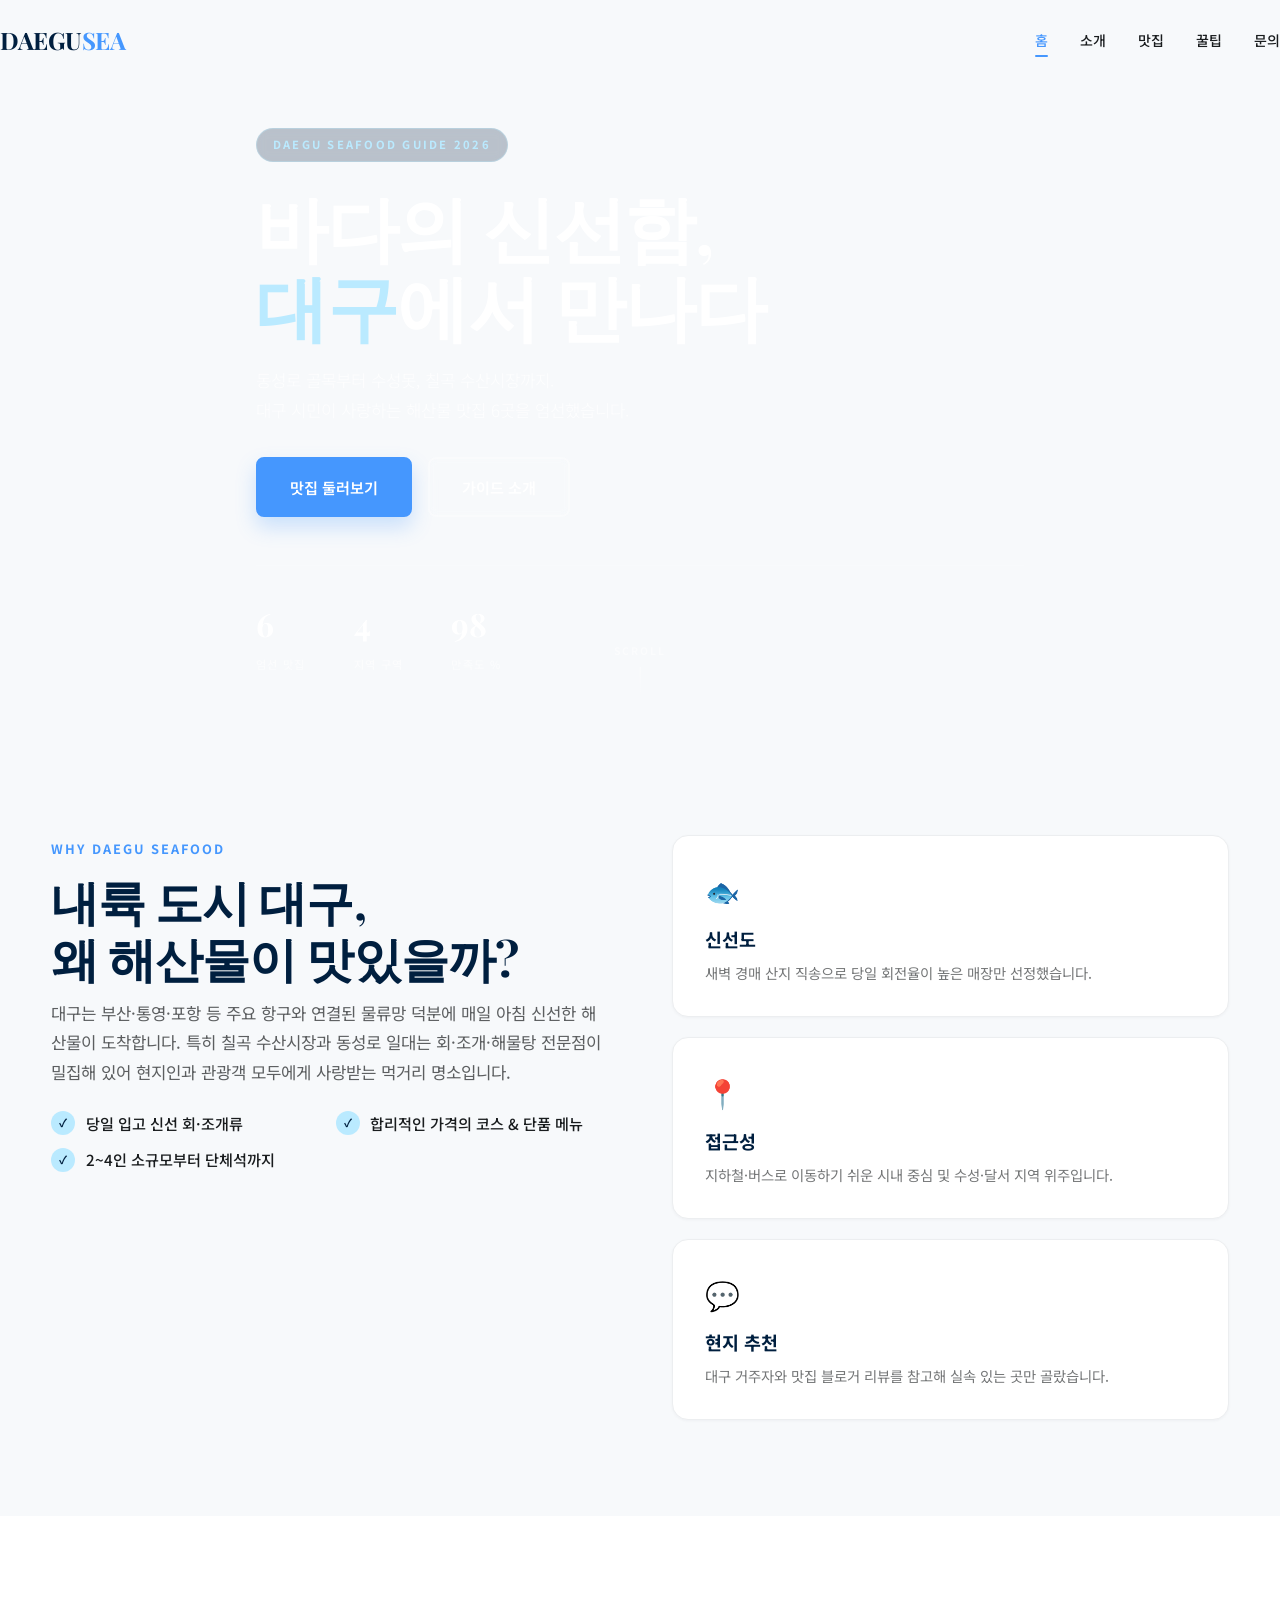
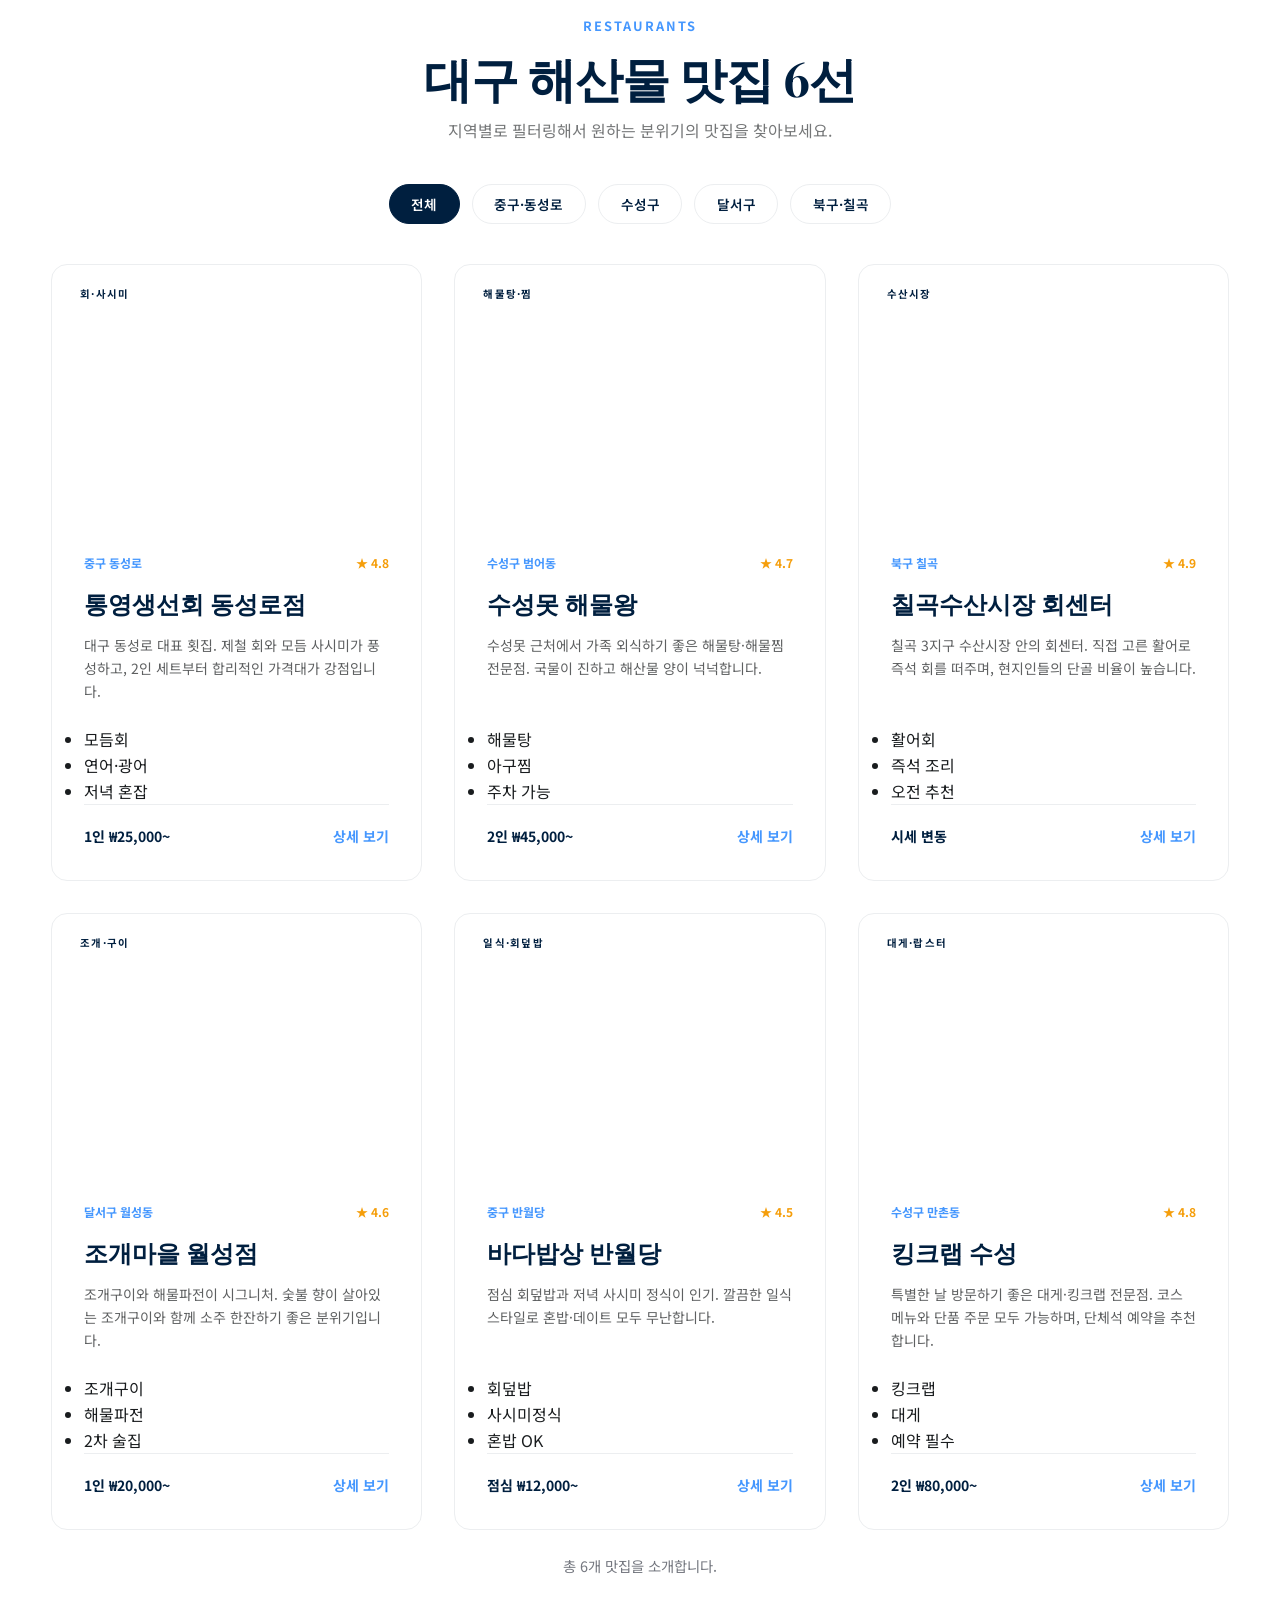
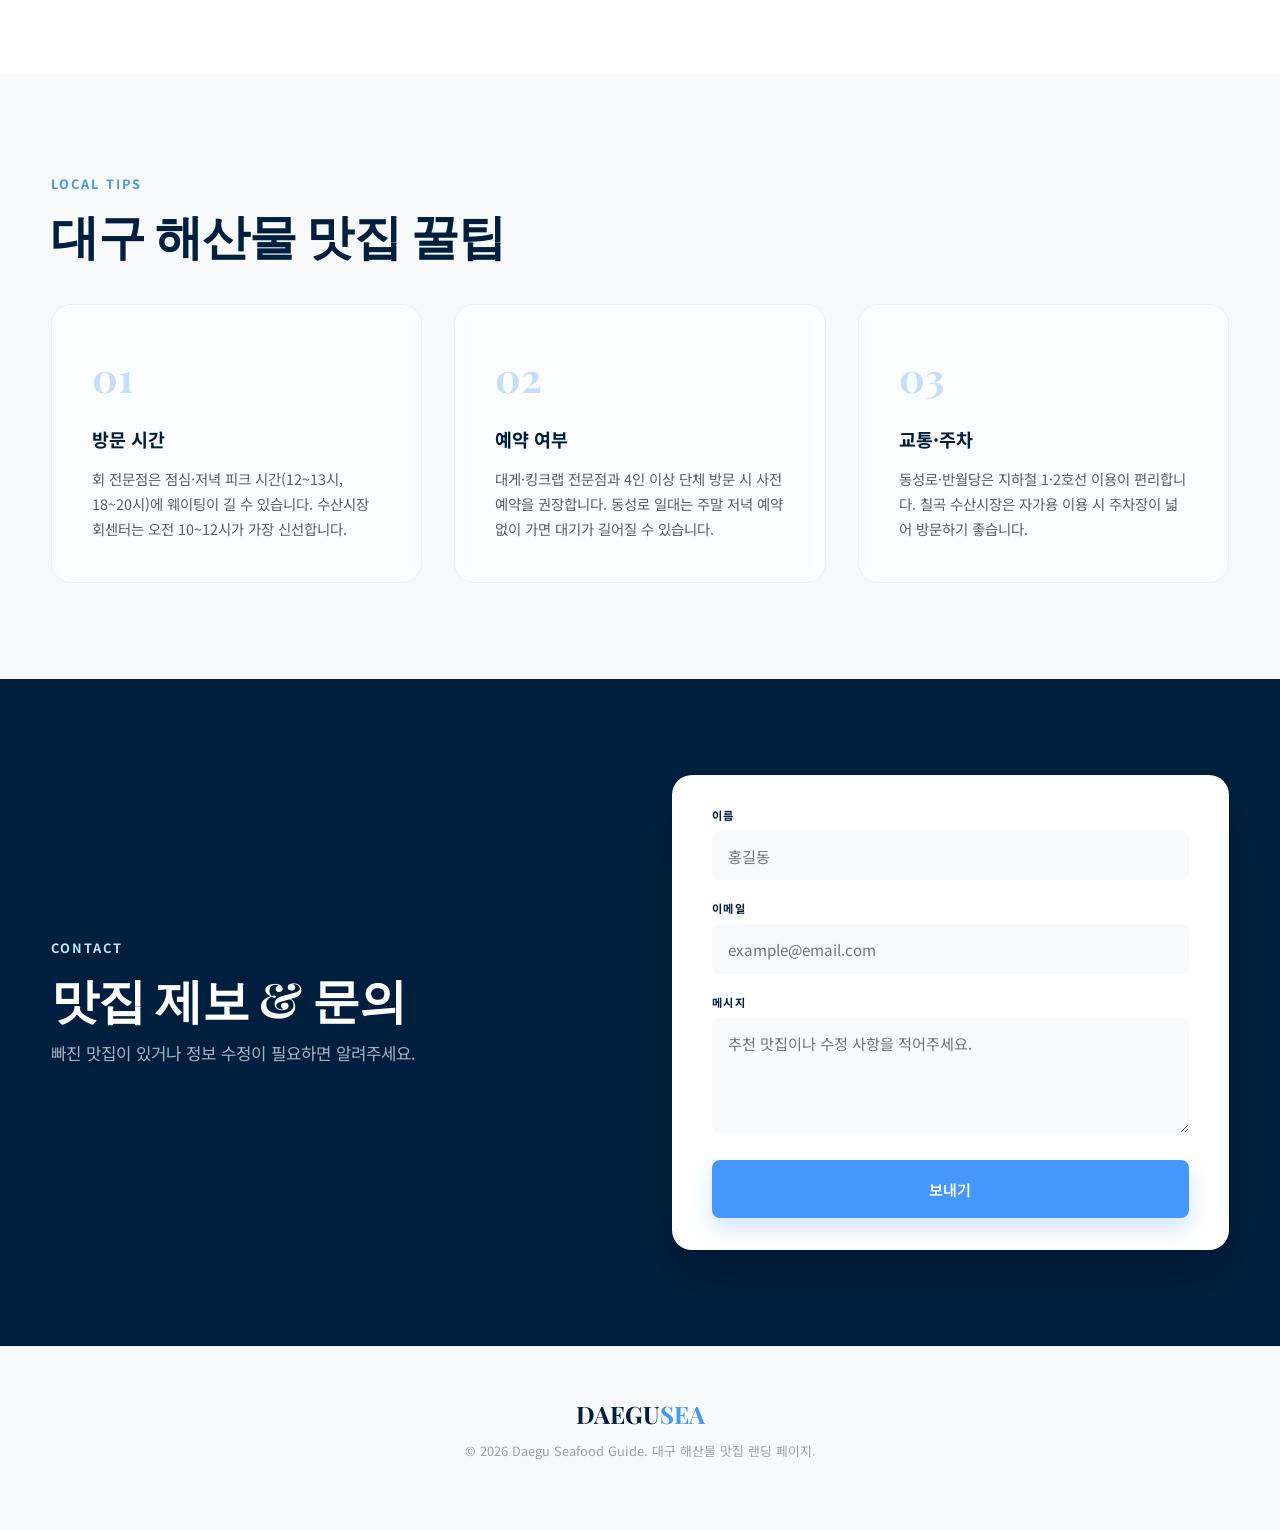
<file: stitch_oceanic_blue_wave/index.html>
<!DOCTYPE html>
<html lang="ko">
<head>
  <meta charset="UTF-8">
  <meta name="viewport" content="width=device-width, initial-scale=1.0">
  <meta name="description" content="대구 시내 해산물 맛집을 한곳에서 만나보세요. 신선한 회, 조개구이, 해물탕까지.">
  <title>대구 해산물 맛집 가이드</title>
  <link rel="preconnect" href="https://fonts.googleapis.com">
  <link rel="preconnect" href="https://fonts.gstatic.com" crossorigin>
  <link href="https://fonts.googleapis.com/css2?family=Noto+Sans+KR:wght@400;500;700;900&family=Playfair+Display:wght@700&display=swap" rel="stylesheet">
  <link rel="stylesheet" href="../style.css">
</head>
<body>
  <header class="header" id="header">
    <div class="container header-inner">
      <a href="#home" class="logo">DAEGU<span>SEA</span></a>
      <button class="menu-toggle" id="menuToggle" aria-label="메뉴 열기" aria-expanded="false">
        <span></span>
        <span></span>
        <span></span>
      </button>
      <nav class="nav" id="nav">
        <a href="#home" class="nav-link active">홈</a>
        <a href="#about" class="nav-link">소개</a>
        <a href="#restaurants" class="nav-link">맛집</a>
        <a href="#tips" class="nav-link">꿀팁</a>
        <a href="#contact" class="nav-link">문의</a>
      </nav>
    </div>
  </header>

  <main>
    <section id="home" class="hero">
      <div class="hero-bg"></div>
      <div class="hero-overlay"></div>
      <div class="container hero-content">
        <p class="hero-badge">DAEGU SEAFOOD GUIDE 2026</p>
        <h1>바다의 신선함,<br><em>대구</em>에서 만나다</h1>
        <p class="hero-desc">
          동성로 골목부터 수성못, 칠곡 수산시장까지.<br>
          대구 시민이 사랑하는 해산물 맛집 6곳을 엄선했습니다.
        </p>
        <div class="hero-actions">
          <a href="#restaurants" class="btn btn-primary">맛집 둘러보기</a>
          <a href="#about" class="btn btn-outline">가이드 소개</a>
        </div>
        <div class="hero-stats">
          <div class="stat">
            <strong data-count="6">0</strong>
            <span>엄선 맛집</span>
          </div>
          <div class="stat">
            <strong data-count="4">0</strong>
            <span>지역 구역</span>
          </div>
          <div class="stat">
            <strong data-count="98">0</strong>
            <span>만족도 %</span>
          </div>
        </div>
      </div>
      <div class="scroll-hint">
        <span>Scroll</span>
        <div class="scroll-line"></div>
      </div>
    </section>

    <section id="about" class="section about">
      <div class="container">
        <div class="about-grid">
          <div class="about-text">
            <span class="section-label">WHY DAEGU SEAFOOD</span>
            <h2>내륙 도시 대구,<br>왜 해산물이 맛있을까?</h2>
            <p>
              대구는 부산·통영·포항 등 주요 항구와 연결된 물류망 덕분에
              매일 아침 신선한 해산물이 도착합니다. 특히 칠곡 수산시장과
              동성로 일대는 회·조개·해물탕 전문점이 밀집해 있어
              현지인과 관광객 모두에게 사랑받는 먹거리 명소입니다.
            </p>
            <ul class="about-list">
              <li>당일 입고 신선 회·조개류</li>
              <li>합리적인 가격의 코스 &amp; 단품 메뉴</li>
              <li>2~4인 소규모부터 단체석까지</li>
            </ul>
          </div>
          <div class="about-cards">
            <article class="info-card">
              <span class="info-icon">🐟</span>
              <h3>신선도</h3>
              <p>새벽 경매 산지 직송으로 당일 회전율이 높은 매장만 선정했습니다.</p>
            </article>
            <article class="info-card">
              <span class="info-icon">📍</span>
              <h3>접근성</h3>
              <p>지하철·버스로 이동하기 쉬운 시내 중심 및 수성·달서 지역 위주입니다.</p>
            </article>
            <article class="info-card">
              <span class="info-icon">💬</span>
              <h3>현지 추천</h3>
              <p>대구 거주자와 맛집 블로거 리뷰를 참고해 실속 있는 곳만 골랐습니다.</p>
            </article>
          </div>
        </div>
      </div>
    </section>

    <section id="restaurants" class="section restaurants">
      <div class="container">
        <div class="section-header">
          <span class="section-label">RESTAURANTS</span>
          <h2>대구 해산물 맛집 6선</h2>
          <p>지역별로 필터링해서 원하는 분위기의 맛집을 찾아보세요.</p>
        </div>

        <div class="filter-bar" role="tablist" aria-label="지역 필터">
          <button class="filter-btn active" data-filter="all">전체</button>
          <button class="filter-btn" data-filter="중구">중구·동성로</button>
          <button class="filter-btn" data-filter="수성구">수성구</button>
          <button class="filter-btn" data-filter="달서구">달서구</button>
          <button class="filter-btn" data-filter="북구">북구·칠곡</button>
        </div>

        <div class="restaurant-grid" id="restaurantGrid">
          <article class="restaurant-card" data-area="중구">
            <div class="card-image" style="--img: url('https://images.unsplash.com/photo-1553621042-f6e147245757?w=800&q=80')">
              <span class="card-badge">회·사시미</span>
            </div>
            <div class="card-body">
              <div class="card-meta">
                <span class="area">중구 동성로</span>
                <span class="rating">★ 4.8</span>
              </div>
              <h3>통영생선회 동성로점</h3>
              <p>대구 동성로 대표 횟집. 제철 회와 모듬 사시미가 풍성하고, 2인 세트부터 합리적인 가격대가 강점입니다.</p>
              <ul class="card-tags">
                <li>모듬회</li>
                <li>연어·광어</li>
                <li>저녁 혼잡</li>
              </ul>
              <div class="card-footer">
                <span class="price">1인 ₩25,000~</span>
                <button class="card-btn" data-name="통영생선회 동성로점">상세 보기</button>
              </div>
            </div>
          </article>

          <article class="restaurant-card" data-area="수성구">
            <div class="card-image" style="--img: url('https://images.unsplash.com/photo-1565680018434-b69893779751?w=800&q=80')">
              <span class="card-badge">해물탕·찜</span>
            </div>
            <div class="card-body">
              <div class="card-meta">
                <span class="area">수성구 범어동</span>
                <span class="rating">★ 4.7</span>
              </div>
              <h3>수성못 해물왕</h3>
              <p>수성못 근처에서 가족 외식하기 좋은 해물탕·해물찜 전문점. 국물이 진하고 해산물 양이 넉넉합니다.</p>
              <ul class="card-tags">
                <li>해물탕</li>
                <li>아구찜</li>
                <li>주차 가능</li>
              </ul>
              <div class="card-footer">
                <span class="price">2인 ₩45,000~</span>
                <button class="card-btn" data-name="수성못 해물왕">상세 보기</button>
              </div>
            </div>
          </article>

          <article class="restaurant-card" data-area="북구">
            <div class="card-image" style="--img: url('https://images.unsplash.com/photo-1519708229718-7748f9f6a7a9?w=800&q=80')">
              <span class="card-badge">수산시장</span>
            </div>
            <div class="card-body">
              <div class="card-meta">
                <span class="area">북구 칠곡</span>
                <span class="rating">★ 4.9</span>
              </div>
              <h3>칠곡수산시장 회센터</h3>
              <p>칠곡 3지구 수산시장 안의 회센터. 직접 고른 활어로 즉석 회를 떠주며, 현지인들의 단골 비율이 높습니다.</p>
              <ul class="card-tags">
                <li>활어회</li>
                <li>즉석 조리</li>
                <li>오전 추천</li>
              </ul>
              <div class="card-footer">
                <span class="price">시세 변동</span>
                <button class="card-btn" data-name="칠곡수산시장 회센터">상세 보기</button>
              </div>
            </div>
          </article>

          <article class="restaurant-card" data-area="달서구">
            <div class="card-image" style="--img: url('https://images.unsplash.com/photo-1544943910-04c54e879fe8?w=800&q=80')">
              <span class="card-badge">조개·구이</span>
            </div>
            <div class="card-body">
              <div class="card-meta">
                <span class="area">달서구 월성동</span>
                <span class="rating">★ 4.6</span>
              </div>
              <h3>조개마을 월성점</h3>
              <p>조개구이와 해물파전이 시그니처. 숯불 향이 살아있는 조개구이와 함께 소주 한잔하기 좋은 분위기입니다.</p>
              <ul class="card-tags">
                <li>조개구이</li>
                <li>해물파전</li>
                <li>2차 술집</li>
              </ul>
              <div class="card-footer">
                <span class="price">1인 ₩20,000~</span>
                <button class="card-btn" data-name="조개마을 월성점">상세 보기</button>
              </div>
            </div>
          </article>

          <article class="restaurant-card" data-area="중구">
            <div class="card-image" style="--img: url('https://images.unsplash.com/photo-1565299624946-b28f40a0ae38?w=800&q=80')">
              <span class="card-badge">일식·회덮밥</span>
            </div>
            <div class="card-body">
              <div class="card-meta">
                <span class="area">중구 반월당</span>
                <span class="rating">★ 4.5</span>
              </div>
              <h3>바다밥상 반월당</h3>
              <p>점심 회덮밥과 저녁 사시미 정식이 인기. 깔끔한 일식 스타일로 혼밥·데이트 모두 무난합니다.</p>
              <ul class="card-tags">
                <li>회덮밥</li>
                <li>사시미정식</li>
                <li>혼밥 OK</li>
              </ul>
              <div class="card-footer">
                <span class="price">점심 ₩12,000~</span>
                <button class="card-btn" data-name="바다밥상 반월당">상세 보기</button>
              </div>
            </div>
          </article>

          <article class="restaurant-card" data-area="수성구">
            <div class="card-image" style="--img: url('https://images.unsplash.com/photo-1467003909585-2f8a72700288?w=800&q=80')">
              <span class="card-badge">대게·랍스터</span>
            </div>
            <div class="card-body">
              <div class="card-meta">
                <span class="area">수성구 만촌동</span>
                <span class="rating">★ 4.8</span>
              </div>
              <h3>킹크랩 수성</h3>
              <p>특별한 날 방문하기 좋은 대게·킹크랩 전문점. 코스 메뉴와 단품 주문 모두 가능하며, 단체석 예약을 추천합니다.</p>
              <ul class="card-tags">
                <li>킹크랩</li>
                <li>대게</li>
                <li>예약 필수</li>
              </ul>
              <div class="card-footer">
                <span class="price">2인 ₩80,000~</span>
                <button class="card-btn" data-name="킹크랩 수성">상세 보기</button>
              </div>
            </div>
          </article>
        </div>

        <p class="filter-result" id="filterResult" aria-live="polite"></p>
      </div>
    </section>

    <section id="tips" class="section tips">
      <div class="container">
        <span class="section-label">LOCAL TIPS</span>
        <h2>대구 해산물 맛집 꿀팁</h2>
        <div class="tips-grid">
          <article class="tip-card">
            <span class="tip-num">01</span>
            <h3>방문 시간</h3>
            <p>회 전문점은 점심·저녁 피크 시간(12~13시, 18~20시)에 웨이팅이 길 수 있습니다. 수산시장 회센터는 오전 10~12시가 가장 신선합니다.</p>
          </article>
          <article class="tip-card">
            <span class="tip-num">02</span>
            <h3>예약 여부</h3>
            <p>대게·킹크랩 전문점과 4인 이상 단체 방문 시 사전 예약을 권장합니다. 동성로 일대는 주말 저녁 예약 없이 가면 대기가 길어질 수 있습니다.</p>
          </article>
          <article class="tip-card">
            <span class="tip-num">03</span>
            <h3>교통·주차</h3>
            <p>동성로·반월당은 지하철 1·2호선 이용이 편리합니다. 칠곡 수산시장은 자가용 이용 시 주차장이 넓어 방문하기 좋습니다.</p>
          </article>
        </div>
      </div>
    </section>

    <section id="contact" class="section contact">
      <div class="container contact-inner">
        <div class="contact-text">
          <span class="section-label">CONTACT</span>
          <h2>맛집 제보 &amp; 문의</h2>
          <p>빠진 맛집이 있거나 정보 수정이 필요하면 알려주세요.</p>
        </div>
        <form class="contact-form" id="contactForm">
          <div class="form-group">
            <label for="name">이름</label>
            <input type="text" id="name" name="name" placeholder="홍길동" required>
          </div>
          <div class="form-group">
            <label for="email">이메일</label>
            <input type="email" id="email" name="email" placeholder="example@email.com" required>
          </div>
          <div class="form-group">
            <label for="message">메시지</label>
            <textarea id="message" name="message" rows="4" placeholder="추천 맛집이나 수정 사항을 적어주세요." required></textarea>
          </div>
          <button type="submit" class="btn btn-primary btn-full">보내기</button>
        </form>
      </div>
    </section>
  </main>

  <footer class="footer">
    <div class="container footer-inner">
      <p class="footer-logo">DAEGU<span>SEA</span></p>
      <p class="footer-copy">&copy; 2026 Daegu Seafood Guide. 대구 해산물 맛집 랜딩 페이지.</p>
    </div>
  </footer>

  <div class="modal" id="modal" aria-hidden="true">
    <div class="modal-backdrop" id="modalBackdrop"></div>
    <div class="modal-content" role="dialog" aria-labelledby="modalTitle">
      <button class="modal-close" id="modalClose" aria-label="닫기">&times;</button>
      <h3 id="modalTitle">맛집 정보</h3>
      <div id="modalBody" class="modal-body"></div>
    </div>
  </div>

  <div class="toast" id="toast" role="status" aria-live="polite"></div>

  <script src="script.js"></script>
</body>
</html>
</file>
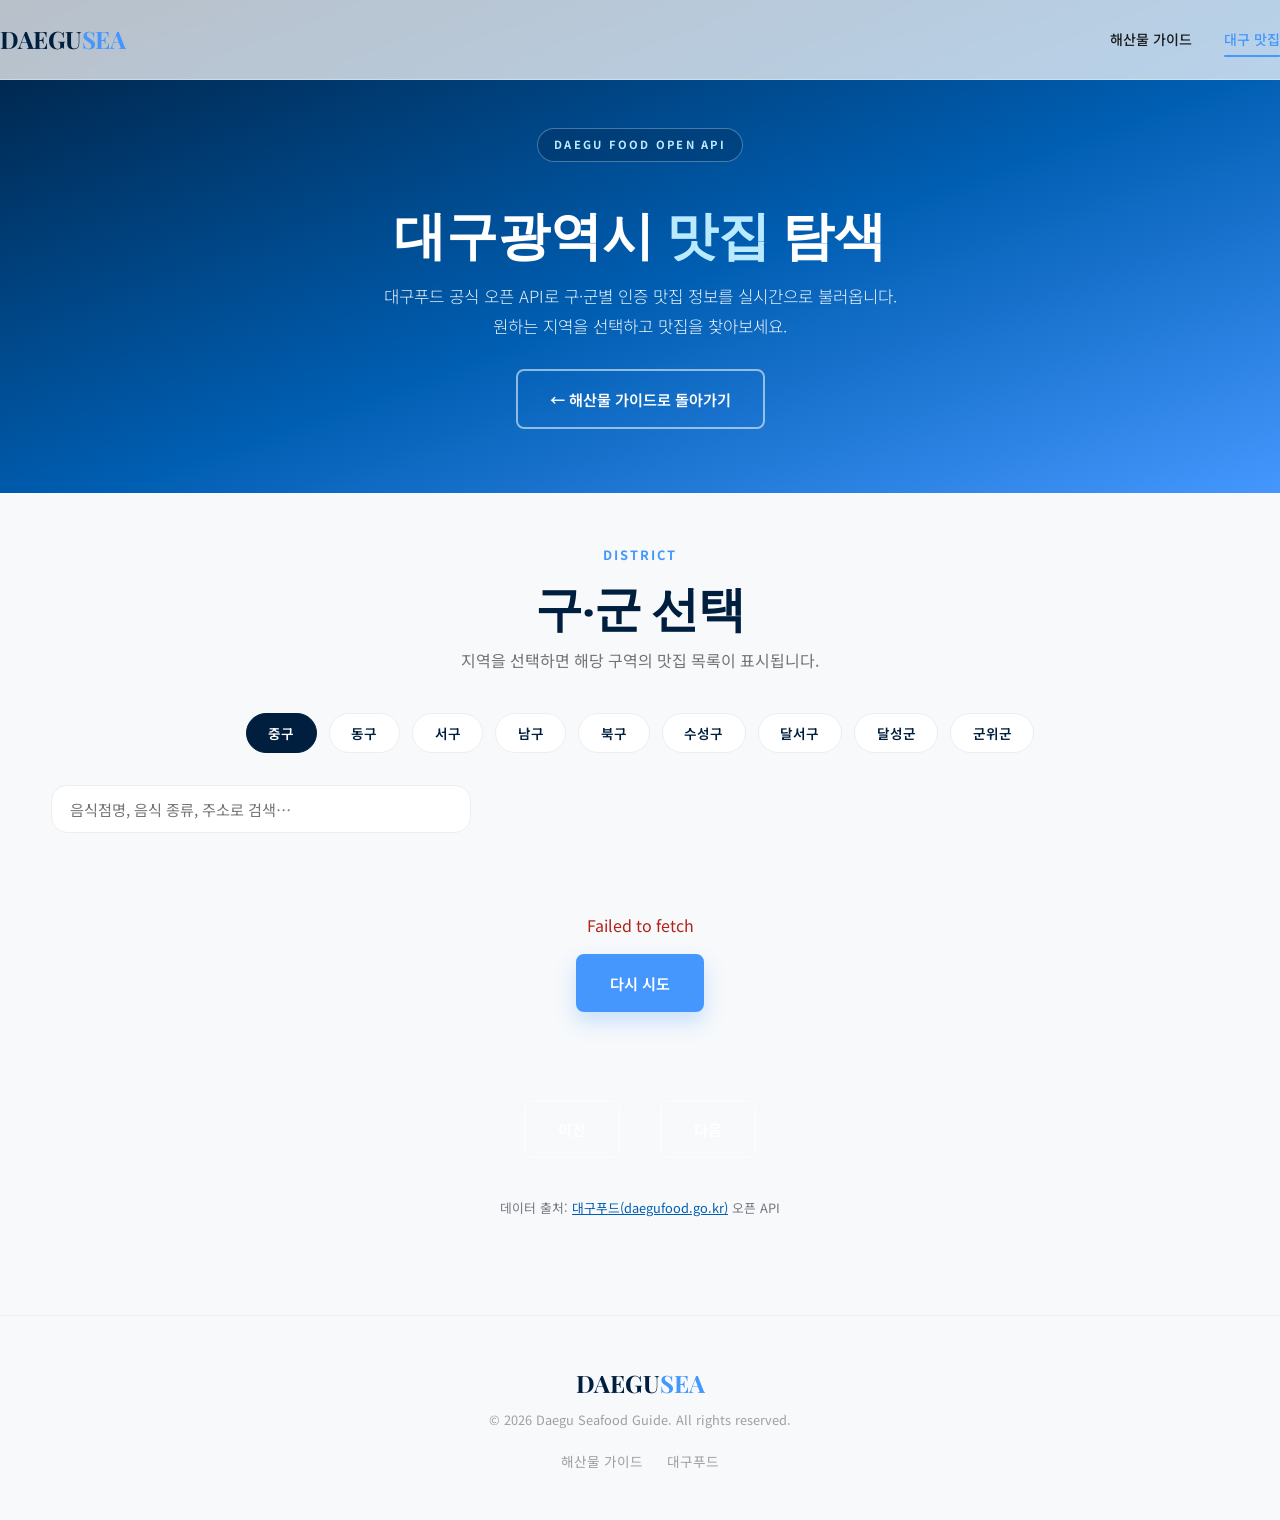
<file: daegu-food.html>
<!DOCTYPE html>
<html lang="ko">
<head>
  <meta charset="UTF-8">
  <meta name="viewport" content="width=device-width, initial-scale=1.0">
  <meta name="description" content="대구광역시 구·군별 공식 맛집 정보를 한곳에서 검색하세요. 대구푸드 오픈 API 연동.">
  <title>대구광역시 맛집 | DAEGU SEA</title>
  <link rel="preconnect" href="https://fonts.googleapis.com">
  <link rel="preconnect" href="https://fonts.gstatic.com" crossorigin>
  <link href="https://fonts.googleapis.com/css2?family=Noto+Sans+KR:wght@400;500;600;700;900&family=Playfair+Display:wght@700;800&display=swap" rel="stylesheet">
  <link rel="stylesheet" href="style.css">
</head>
<body class="food-page">
  <header class="header glass-header" id="header">
    <div class="container header-inner">
      <a href="index.html" class="logo">DAEGU<span>SEA</span></a>
      <button class="menu-toggle" id="menuToggle" aria-label="메뉴 열기" aria-expanded="false">
        <span></span>
        <span></span>
        <span></span>
      </button>
      <nav class="nav" id="nav">
        <a href="index.html" class="nav-link">해산물 가이드</a>
        <a href="daegu-food.html" class="nav-link active">대구 맛집</a>
      </nav>
    </div>
  </header>

  <main>
    <section class="food-hero">
      <div class="container">
        <p class="hero-badge">DAEGU FOOD OPEN API</p>
        <h1>대구광역시 <em>맛집</em> 탐색</h1>
        <p class="hero-desc">
          대구푸드 공식 오픈 API로 구·군별 인증 맛집 정보를 실시간으로 불러옵니다.<br>
          원하는 지역을 선택하고 맛집을 찾아보세요.
        </p>
        <a href="index.html" class="btn btn-outline food-back-link">← 해산물 가이드로 돌아가기</a>
      </div>
    </section>

    <section class="section food-list-section">
      <div class="container">
        <div class="section-header">
          <span class="section-label">DISTRICT</span>
          <h2>구·군 선택</h2>
          <p id="districtHint">지역을 선택하면 해당 구역의 맛집 목록이 표시됩니다.</p>
        </div>

        <div class="filter-bar food-district-bar" id="districtBar" role="tablist" aria-label="구·군 선택">
          <!-- JS renders district buttons -->
        </div>

        <div class="food-toolbar">
          <div class="food-search-wrap">
            <label for="foodSearch" class="visually-hidden">맛집 검색</label>
            <input type="search" id="foodSearch" class="food-search" placeholder="음식점명, 음식 종류, 주소로 검색…" autocomplete="off">
          </div>
          <p class="food-count" id="foodCount" aria-live="polite"></p>
        </div>

        <div class="food-status" id="foodStatus" hidden>
          <div class="food-spinner" aria-hidden="true"></div>
          <p>맛집 정보를 불러오는 중…</p>
        </div>

        <div class="food-error" id="foodError" hidden role="alert">
          <p id="foodErrorMsg"></p>
          <button type="button" class="btn btn-primary" id="foodRetryBtn">다시 시도</button>
        </div>

        <div class="food-grid" id="foodGrid" aria-live="polite"></div>

        <div class="food-pagination" id="foodPagination" hidden>
          <button type="button" class="btn btn-outline" id="foodPrevBtn" disabled>이전</button>
          <span id="foodPageInfo"></span>
          <button type="button" class="btn btn-outline" id="foodNextBtn">다음</button>
        </div>

        <p class="food-api-note">
          데이터 출처: <a href="https://www.daegufood.go.kr" target="_blank" rel="noopener noreferrer">대구푸드(daegufood.go.kr)</a> 오픈 API
        </p>
      </div>
    </section>
  </main>

  <footer class="footer">
    <div class="container footer-inner">
      <p class="footer-logo">DAEGU<span>SEA</span></p>
      <p class="footer-copy">&copy; 2026 Daegu Seafood Guide. All rights reserved.</p>
      <div class="footer-links">
        <a href="index.html">해산물 가이드</a>
        <a href="https://www.daegufood.go.kr" target="_blank" rel="noopener noreferrer">대구푸드</a>
      </div>
    </div>
  </footer>

  <div class="modal" id="foodModal" aria-hidden="true">
    <div class="modal-backdrop" id="foodModalBackdrop"></div>
    <div class="modal-content food-modal-content" role="dialog" aria-labelledby="foodModalTitle">
      <button class="modal-close" id="foodModalClose" aria-label="닫기">&times;</button>
      <h3 id="foodModalTitle">맛집 정보</h3>
      <div id="foodModalBody" class="modal-body food-modal-body"></div>
    </div>
  </div>

  <script src="daegu-food.js"></script>
</body>
</html>
</file>
<file: style.css>
:root {
  --primary: #001f3f;
  --primary-dark: #000613;
  --secondary: #4597fe;
  --secondary-dark: #005eb2;
  --accent-light: #baeaff;
  --surface: #f7f9fb;
  --surface-container: #eceef0;
  --white: #ffffff;
  --text: #191c1e;
  --text-muted: #43474e;
  --outline: #74777f;
  --shadow: 0 20px 25px -5px rgba(0, 31, 63, 0.1), 0 10px 10px -5px rgba(0, 31, 63, 0.04);
  --radius-sm: 0.25rem;
  --radius-md: 0.5rem;
  --radius-lg: 1rem;
  --radius-xl: 1.25rem;
  --transition: 0.3s cubic-bezier(0.4, 0, 0.2, 1);
}

*,
*::before,
*::after {
  box-sizing: border-box;
  margin: 0;
  padding: 0;
}

html {
  scroll-behavior: smooth;
}

body {
  font-family: "Noto Sans KR", sans-serif;
  color: var(--text);
  background: var(--surface);
  line-height: 1.6;
  overflow-x: hidden;
}

.container {
  width: min(1280px, 92%);
  margin: 0 auto;
}

/* Header – Glassmorphic */
.header {
  position: fixed;
  top: 0;
  left: 0;
  right: 0;
  z-index: 1000;
  height: 5rem;
  display: flex;
  align-items: center;
  transition: box-shadow var(--transition), background var(--transition);
}

.glass-header {
  background: rgba(255, 255, 255, 0.72);
  backdrop-filter: blur(12px);
  -webkit-backdrop-filter: blur(12px);
  border-bottom: 1px solid rgba(255, 255, 255, 0.35);
}

.header.scrolled {
  box-shadow: var(--shadow);
  background: rgba(255, 255, 255, 0.92);
}

.header-inner {
  display: flex;
  align-items: center;
  justify-content: space-between;
  width: 100%;
}

.logo {
  font-family: "Playfair Display", serif;
  font-size: 1.5rem;
  font-weight: 700;
  color: var(--primary);
  text-decoration: none;
  letter-spacing: -0.02em;
}

.logo span {
  color: var(--secondary);
}

.nav {
  display: flex;
  gap: 2rem;
}

.nav-link {
  color: var(--text);
  text-decoration: none;
  font-size: 0.875rem;
  font-weight: 500;
  transition: color var(--transition);
  position: relative;
}

.nav-link:hover,
.nav-link.active {
  color: var(--secondary);
}

.nav-link.active::after {
  content: "";
  position: absolute;
  bottom: -6px;
  left: 0;
  right: 0;
  height: 2px;
  background: var(--secondary);
  border-radius: 2px;
}

.menu-toggle {
  display: none;
  flex-direction: column;
  gap: 5px;
  background: none;
  border: none;
  cursor: pointer;
  padding: 4px;
}

.menu-toggle span {
  display: block;
  width: 24px;
  height: 2px;
  background: var(--primary);
  transition: var(--transition);
}

.menu-toggle.open span:nth-child(1) {
  transform: rotate(45deg) translate(5px, 5px);
}

.menu-toggle.open span:nth-child(2) {
  opacity: 0;
}

.menu-toggle.open span:nth-child(3) {
  transform: rotate(-45deg) translate(5px, -5px);
}

/* Hero */
.hero {
  position: relative;
  min-height: 100vh;
  min-height: 700px;
  display: flex;
  align-items: center;
  overflow: hidden;
}

.hero-bg-custom {
  background-image:
    linear-gradient(to bottom, rgba(0, 31, 63, 0.6), rgba(0, 31, 63, 0.82)),
    url("https://lh3.googleusercontent.com/aida-public/[base64]");
  background-size: cover;
  background-position: center;
}

.hero-content {
  position: relative;
  z-index: 2;
  color: var(--white);
  padding: 8rem 0 4rem;
  max-width: 48rem;
}

.hero-badge {
  display: inline-block;
  font-size: 0.7rem;
  font-weight: 700;
  letter-spacing: 0.2em;
  padding: 0.45rem 1rem;
  border: 1px solid rgba(186, 234, 255, 0.35);
  border-radius: 100px;
  margin-bottom: 1.5rem;
  color: var(--accent-light);
  background: rgba(0, 31, 63, 0.25);
  backdrop-filter: blur(6px);
}

.hero h1 {
  font-family: "Playfair Display", serif;
  font-size: clamp(2.75rem, 6vw, 4.5rem);
  font-weight: 700;
  line-height: 1.1;
  margin-bottom: 1.25rem;
  letter-spacing: -0.02em;
}

.hero h1 em {
  font-style: normal;
  color: var(--accent-light);
}

.hero-desc {
  font-size: 1.05rem;
  opacity: 0.85;
  max-width: 520px;
  margin-bottom: 2rem;
  line-height: 1.8;
  font-weight: 300;
}

.hero-actions {
  display: flex;
  gap: 1rem;
  flex-wrap: wrap;
  margin-bottom: 3rem;
}

.btn {
  display: inline-flex;
  align-items: center;
  justify-content: center;
  padding: 1rem 2rem;
  border-radius: var(--radius-md);
  font-size: 0.95rem;
  font-weight: 600;
  text-decoration: none;
  border: 2px solid transparent;
  cursor: pointer;
  transition: var(--transition);
  font-family: inherit;
}

.btn-primary {
  background: var(--secondary);
  color: var(--white);
  border-color: var(--secondary);
  box-shadow: 0 10px 20px rgba(69, 151, 254, 0.25);
}

.btn-primary:hover {
  background: #3a86e8;
  transform: translateY(-2px);
}

.btn-outline {
  background: transparent;
  color: var(--white);
  border-color: rgba(255, 255, 255, 0.35);
  backdrop-filter: blur(4px);
}

.btn-outline:hover {
  border-color: var(--white);
  background: rgba(255, 255, 255, 0.1);
}

.btn-full {
  width: 100%;
}

.hero-stats {
  display: flex;
  gap: 3rem;
  flex-wrap: wrap;
  padding-top: 2rem;
  border-top: 1px solid rgba(255, 255, 255, 0.12);
}

.stat strong {
  display: block;
  font-family: "Playfair Display", serif;
  font-size: 2rem;
  font-weight: 700;
  color: var(--white);
}

.stat span {
  font-size: 0.7rem;
  opacity: 0.65;
  letter-spacing: 0.12em;
  text-transform: uppercase;
}

.scroll-hint {
  position: absolute;
  bottom: 2.5rem;
  left: 50%;
  transform: translateX(-50%);
  display: flex;
  flex-direction: column;
  align-items: center;
  gap: 0.5rem;
  color: rgba(255, 255, 255, 0.5);
  font-size: 0.65rem;
  font-weight: 700;
  letter-spacing: 0.2em;
  text-transform: uppercase;
  animation: bounce 2s ease-in-out infinite;
}

.scroll-line {
  width: 1px;
  height: 2rem;
  background: linear-gradient(to bottom, rgba(255, 255, 255, 0.5), transparent);
}

@keyframes bounce {
  0%, 100% { transform: translateX(-50%) translateY(0); }
  50% { transform: translateX(-50%) translateY(6px); }
}

/* Wave Divider */
.wave-divider {
  position: relative;
  height: 60px;
  width: 100%;
  background: var(--surface);
}

.wave-divider::before {
  content: "";
  position: absolute;
  top: -59px;
  left: 0;
  width: 100%;
  height: 60px;
  background-image: url("data:image/svg+xml,%3Csvg xmlns='http://www.w3.org/2000/svg' viewBox='0 0 1440 320'%3E%3Cpath fill='%23f7f9fb' fill-opacity='1' d='M0,224L48,213.3C96,203,192,181,288,181.3C384,181,480,203,576,224C672,245,768,267,864,250.7C960,235,1056,181,1152,165.3C1248,149,1344,171,1392,181.3L1440,192L1440,320L1392,320C1344,320,1248,320,1152,320C1056,320,960,320,864,320C768,320,672,320,576,320C480,320,384,320,288,320C192,320,96,320,48,320L0,320Z'%3E%3C/path%3E%3C/svg%3E");
  background-size: cover;
  background-repeat: no-repeat;
}

/* Sections */
.section {
  padding: 6rem 0;
}

.section-label {
  display: inline-block;
  font-size: 0.8rem;
  font-weight: 700;
  letter-spacing: 0.15em;
  text-transform: uppercase;
  color: var(--secondary);
  margin-bottom: 0.75rem;
}

.section-header {
  text-align: center;
  margin-bottom: 2.5rem;
}

.section-header h2,
.about-text h2,
.tips h2,
.contact-text h2 {
  font-family: "Playfair Display", serif;
  font-size: clamp(2rem, 4vw, 3rem);
  color: var(--primary);
  margin-bottom: 0.75rem;
  line-height: 1.2;
  letter-spacing: -0.02em;
}

.section-header p {
  color: rgba(25, 28, 30, 0.6);
}

/* About */
.about {
  background: var(--surface);
}

.about-grid {
  display: grid;
  grid-template-columns: 1fr 1fr;
  gap: 4rem;
  align-items: start;
}

.about-text p {
  color: rgba(25, 28, 30, 0.7);
  margin-bottom: 1.5rem;
  font-size: 1.05rem;
  line-height: 1.75;
}

.about-list {
  list-style: none;
  display: grid;
  grid-template-columns: 1fr 1fr;
  gap: 0.75rem;
}

.about-list li {
  display: flex;
  align-items: center;
  gap: 0.65rem;
  color: var(--text);
  font-weight: 500;
  font-size: 0.95rem;
}

.about-list li::before {
  content: "✓";
  flex-shrink: 0;
  width: 1.5rem;
  height: 1.5rem;
  display: flex;
  align-items: center;
  justify-content: center;
  background: var(--accent-light);
  color: var(--primary);
  border-radius: 50%;
  font-size: 0.7rem;
  font-weight: 700;
}

.about-cards {
  display: flex;
  flex-direction: column;
  gap: 1.25rem;
}

.info-card {
  background: var(--white);
  padding: 2rem;
  border-radius: var(--radius-lg);
  border: 1px solid var(--surface-container);
  box-shadow: 0 1px 3px rgba(0, 31, 63, 0.04);
  transition: box-shadow var(--transition), transform var(--transition);
}

.info-card:hover {
  box-shadow: var(--shadow);
  transform: translateY(-2px);
}

.info-icon {
  font-size: 1.75rem;
  display: block;
  margin-bottom: 0.75rem;
}

.info-card h3 {
  font-size: 1.15rem;
  margin-bottom: 0.4rem;
  color: var(--primary);
  font-weight: 700;
}

.info-card p {
  font-size: 0.9rem;
  color: rgba(25, 28, 30, 0.6);
  line-height: 1.6;
}

/* Restaurants */
.restaurants {
  background: var(--white);
  position: relative;
  overflow: hidden;
}

.restaurants-pattern::before {
  content: "";
  position: absolute;
  inset: 0;
  opacity: 0.03;
  pointer-events: none;
  background-image: radial-gradient(var(--primary) 2px, transparent 2px);
  background-size: 40px 40px;
}

.filter-bar {
  display: flex;
  flex-wrap: wrap;
  gap: 0.75rem;
  justify-content: center;
  margin-bottom: 2.5rem;
  position: relative;
  z-index: 1;
}

.filter-btn {
  padding: 0.55rem 1.35rem;
  border: 1px solid var(--surface-container);
  background: var(--white);
  color: var(--primary);
  border-radius: 100px;
  font-size: 0.85rem;
  font-weight: 600;
  cursor: pointer;
  transition: var(--transition);
  font-family: inherit;
}

.filter-btn:hover {
  border-color: var(--secondary);
}

.filter-btn.active {
  background: var(--primary);
  border-color: var(--primary);
  color: var(--white);
}

.restaurant-grid {
  display: grid;
  grid-template-columns: repeat(auto-fill, minmax(340px, 1fr));
  gap: 2rem;
  position: relative;
  z-index: 1;
}

.restaurant-card {
  background: var(--white);
  border-radius: var(--radius-lg);
  overflow: hidden;
  border: 1px solid var(--surface-container);
  display: flex;
  flex-direction: column;
  transition: transform var(--transition), box-shadow var(--transition);
}

.restaurant-card:hover {
  transform: translateY(-8px);
  box-shadow: var(--shadow);
}

.restaurant-card.hidden {
  display: none;
}

.card-image {
  position: relative;
  height: 16rem;
  overflow: hidden;
}

.card-image img {
  width: 100%;
  height: 100%;
  object-fit: cover;
  transition: transform 0.7s ease;
}

.restaurant-card:hover .card-image img {
  transform: scale(1.08);
}

.card-badge {
  position: absolute;
  top: 1rem;
  left: 1rem;
  background: rgba(255, 255, 255, 0.92);
  backdrop-filter: blur(8px);
  color: var(--primary);
  font-size: 0.65rem;
  font-weight: 700;
  letter-spacing: 0.12em;
  text-transform: uppercase;
  padding: 0.35rem 0.75rem;
  border-radius: var(--radius-sm);
}

.card-body {
  padding: 2rem;
  display: flex;
  flex-direction: column;
  flex-grow: 1;
}

.card-meta {
  display: flex;
  justify-content: space-between;
  align-items: center;
  margin-bottom: 0.75rem;
}

.area {
  font-size: 0.75rem;
  color: var(--secondary);
  font-weight: 700;
}

.rating {
  font-size: 0.75rem;
  color: #f59e0b;
  font-weight: 700;
}

.card-body h3 {
  font-family: "Playfair Display", serif;
  font-size: 1.5rem;
  color: var(--primary);
  margin-bottom: 0.75rem;
  font-weight: 700;
}

.card-body > p {
  font-size: 0.875rem;
  color: rgba(25, 28, 30, 0.7);
  margin-bottom: 1.5rem;
  line-height: 1.65;
  flex-grow: 1;
}

.card-footer {
  display: flex;
  justify-content: space-between;
  align-items: center;
  padding-top: 1.25rem;
  border-top: 1px solid var(--surface-container);
  margin-top: auto;
}

.price {
  font-size: 0.875rem;
  font-weight: 700;
  color: var(--primary);
}

.card-btn {
  padding: 0;
  background: none;
  color: var(--secondary);
  border: none;
  font-size: 0.875rem;
  font-weight: 700;
  cursor: pointer;
  transition: var(--transition);
  font-family: inherit;
}

.card-btn:hover {
  text-decoration: underline;
  color: var(--secondary-dark);
}

.filter-result {
  text-align: center;
  margin-top: 1.5rem;
  font-size: 0.9rem;
  color: var(--outline);
  min-height: 1.5rem;
  position: relative;
  z-index: 1;
}

/* Tips */
.tips {
  background: var(--surface);
  position: relative;
  overflow: hidden;
}

.tips-glow {
  position: absolute;
  right: -5rem;
  bottom: -5rem;
  width: 20rem;
  height: 20rem;
  background: rgba(186, 234, 255, 0.15);
  border-radius: 50%;
  filter: blur(60px);
  pointer-events: none;
}

.tips h2 {
  margin-bottom: 2.5rem;
  position: relative;
  z-index: 1;
}

.tips .section-label {
  position: relative;
  z-index: 1;
}

.tips-grid {
  display: grid;
  grid-template-columns: repeat(auto-fit, minmax(280px, 1fr));
  gap: 2rem;
  position: relative;
  z-index: 1;
}

.tip-card {
  background: rgba(255, 255, 255, 0.55);
  backdrop-filter: blur(8px);
  border: 1px solid var(--surface-container);
  border-radius: var(--radius-xl);
  padding: 2.5rem;
  transition: background var(--transition);
}

.tip-card:hover {
  background: rgba(255, 255, 255, 0.85);
}

.tip-num {
  font-family: "Playfair Display", serif;
  font-size: 2.5rem;
  color: rgba(69, 151, 254, 0.3);
  display: block;
  margin-bottom: 1rem;
  font-weight: 700;
}

.tip-card h3 {
  font-size: 1.15rem;
  margin-bottom: 0.75rem;
  color: var(--primary);
  font-weight: 700;
}

.tip-card p {
  font-size: 0.9rem;
  color: rgba(25, 28, 30, 0.7);
  line-height: 1.75;
}

/* Contact */
.contact {
  background: var(--primary);
  color: var(--white);
}

.contact .section-label {
  color: var(--accent-light);
}

.contact-text h2 {
  color: var(--white);
}

.contact-text > p {
  color: rgba(255, 255, 255, 0.65);
  font-size: 1.05rem;
  margin-bottom: 1.5rem;
}

.contact-info {
  list-style: none;
  display: flex;
  flex-direction: column;
  gap: 1rem;
}

.contact-info li {
  display: flex;
  align-items: center;
  gap: 1rem;
  color: rgba(255, 255, 255, 0.85);
  font-size: 0.95rem;
}

.contact-icon {
  width: 2.5rem;
  height: 2.5rem;
  display: flex;
  align-items: center;
  justify-content: center;
  background: rgba(255, 255, 255, 0.1);
  border-radius: 50%;
  font-size: 1rem;
}

.contact-inner {
  display: grid;
  grid-template-columns: 1fr 1fr;
  gap: 4rem;
  align-items: center;
}

.contact-form {
  background: var(--white);
  padding: 2rem 2.5rem;
  border-radius: var(--radius-xl);
  box-shadow: 0 25px 50px rgba(0, 0, 0, 0.2);
  display: flex;
  flex-direction: column;
  gap: 1.25rem;
}

.form-group label {
  display: block;
  font-size: 0.7rem;
  font-weight: 700;
  letter-spacing: 0.12em;
  text-transform: uppercase;
  margin-bottom: 0.4rem;
  color: var(--primary);
}

.form-group input,
.form-group textarea {
  width: 100%;
  padding: 0.85rem 1rem;
  border: none;
  border-radius: var(--radius-md);
  background: var(--surface);
  font-family: inherit;
  font-size: 0.95rem;
  color: var(--text);
  transition: box-shadow var(--transition);
}

.form-group input:focus,
.form-group textarea:focus {
  outline: none;
  box-shadow: 0 0 0 2px var(--secondary);
}

/* Footer */
.footer {
  background: var(--surface);
  border-top: 1px solid var(--surface-container);
  padding: 3rem 0;
}

.footer-inner {
  text-align: center;
}

.footer-logo {
  font-family: "Playfair Display", serif;
  font-size: 1.5rem;
  color: var(--primary);
  margin-bottom: 0.5rem;
  font-weight: 700;
}

.footer-logo span {
  color: var(--secondary);
}

.footer-copy {
  font-size: 0.8rem;
  color: rgba(25, 28, 30, 0.4);
  margin-bottom: 1.25rem;
}

.footer-links {
  display: flex;
  justify-content: center;
  gap: 1.5rem;
}

.footer-links a {
  font-size: 0.85rem;
  color: rgba(25, 28, 30, 0.4);
  text-decoration: none;
  transition: color var(--transition);
}

.footer-links a:hover {
  color: var(--secondary);
}

/* Modal */
.modal {
  position: fixed;
  inset: 0;
  z-index: 2000;
  display: flex;
  align-items: center;
  justify-content: center;
  padding: 1rem;
  opacity: 0;
  visibility: hidden;
  transition: var(--transition);
}

.modal.open {
  opacity: 1;
  visibility: visible;
}

.modal-backdrop {
  position: absolute;
  inset: 0;
  background: rgba(0, 31, 63, 0.75);
}

.modal-content {
  position: relative;
  background: var(--white);
  border-radius: var(--radius-lg);
  padding: 2rem;
  max-width: 520px;
  max-height: min(85vh, 720px);
  width: 100%;
  overflow-y: auto;
  box-shadow: 0 24px 60px rgba(0, 0, 0, 0.25);
  transform: translateY(20px);
  transition: transform var(--transition);
}

.modal.open .modal-content {
  transform: translateY(0);
}

.modal-close {
  position: absolute;
  top: 1rem;
  right: 1rem;
  background: none;
  border: none;
  font-size: 1.5rem;
  cursor: pointer;
  color: var(--outline);
  line-height: 1;
}

.modal-content h3 {
  font-family: "Playfair Display", serif;
  font-size: 1.35rem;
  color: var(--primary);
  margin-bottom: 1rem;
  padding-right: 1.5rem;
}

.modal-body {
  display: flex;
  flex-direction: column;
}

.modal-hero-img {
  width: 100%;
  height: 180px;
  object-fit: cover;
  border-radius: var(--radius-md);
  margin-bottom: 1rem;
}

.modal-section {
  padding: 1rem 0;
  border-bottom: 1px solid var(--surface-container);
}

.modal-section:last-child {
  border-bottom: none;
  padding-bottom: 0;
}

.modal-section:first-child {
  padding-top: 0;
}

.modal-desc {
  color: rgba(25, 28, 30, 0.7);
  font-size: 0.95rem;
  line-height: 1.7;
  margin-bottom: 1rem;
}

.modal-info {
  display: grid;
  gap: 0.75rem;
}

.modal-info div {
  display: grid;
  grid-template-columns: 3.5rem 1fr;
  gap: 0.5rem;
  align-items: start;
}

.modal-info dt {
  font-size: 0.8rem;
  font-weight: 700;
  color: var(--secondary);
}

.modal-info dd {
  font-size: 0.9rem;
  color: var(--text);
  line-height: 1.5;
}

.modal-section-title {
  font-size: 0.95rem;
  font-weight: 700;
  color: var(--primary);
  margin-bottom: 0.75rem;
  display: flex;
  align-items: center;
  gap: 0.4rem;
}

.modal-section-title::before {
  content: "";
  display: inline-block;
  width: 4px;
  height: 1rem;
  background: var(--secondary);
  border-radius: 2px;
}

.modal-menu {
  list-style: none;
  display: flex;
  flex-direction: column;
  gap: 0.5rem;
}

.modal-menu li {
  display: flex;
  align-items: center;
  gap: 0.75rem;
  padding: 0.6rem 0.75rem;
  background: var(--surface);
  border-radius: var(--radius-md);
  font-size: 0.9rem;
}

.menu-thumb {
  width: 52px;
  height: 52px;
  border-radius: var(--radius-sm);
  object-fit: cover;
  flex-shrink: 0;
}

.menu-text {
  display: flex;
  justify-content: space-between;
  align-items: center;
  gap: 1rem;
  flex: 1;
  min-width: 0;
}

.menu-name {
  color: var(--text);
  font-weight: 500;
}

.menu-price {
  color: var(--primary);
  font-weight: 700;
  white-space: nowrap;
}

.modal-parking {
  color: rgba(25, 28, 30, 0.7);
  font-size: 0.9rem;
  line-height: 1.7;
  padding: 0.75rem;
  background: rgba(186, 234, 255, 0.25);
  border-radius: var(--radius-md);
  border-left: 3px solid var(--secondary);
}

.modal-content p {
  color: rgba(25, 28, 30, 0.7);
  font-size: 0.95rem;
  line-height: 1.7;
}

/* Toast */
.toast {
  position: fixed;
  bottom: 2rem;
  left: 50%;
  transform: translateX(-50%) translateY(100px);
  background: var(--primary);
  color: var(--white);
  padding: 1rem 1.5rem;
  border-radius: 100px;
  font-size: 0.9rem;
  font-weight: 500;
  z-index: 3000;
  opacity: 0;
  transition: transform 0.4s ease, opacity 0.4s ease;
  box-shadow: var(--shadow);
}

.toast.show {
  transform: translateX(-50%) translateY(0);
  opacity: 1;
}

/* Chatbot */
.chatbot {
  position: fixed;
  bottom: 1.5rem;
  right: 1.5rem;
  z-index: 2500;
}

.chatbot-toggle {
  width: 3.75rem;
  height: 3.75rem;
  border: none;
  border-radius: 50%;
  background: linear-gradient(135deg, var(--secondary), var(--secondary-dark));
  color: var(--white);
  cursor: pointer;
  box-shadow: 0 8px 32px rgba(69, 151, 254, 0.45);
  display: flex;
  align-items: center;
  justify-content: center;
  transition: transform var(--transition), box-shadow var(--transition);
}

.chatbot-toggle:hover {
  transform: scale(1.05);
  box-shadow: 0 12px 40px rgba(69, 151, 254, 0.55);
}

.chatbot-toggle svg {
  width: 1.5rem;
  height: 1.5rem;
  fill: currentColor;
}

.chatbot-toggle-icon--close {
  display: none;
}

.chatbot-toggle.open .chatbot-toggle-icon--open {
  display: none;
}

.chatbot-toggle.open .chatbot-toggle-icon--close {
  display: block;
}

.chatbot-panel {
  position: absolute;
  bottom: calc(100% + 1rem);
  right: 0;
  width: min(380px, calc(100vw - 2rem));
  height: min(560px, calc(100vh - 8rem));
  background: rgba(255, 255, 255, 0.95);
  backdrop-filter: blur(16px);
  -webkit-backdrop-filter: blur(16px);
  border: 1px solid rgba(255, 255, 255, 0.6);
  border-radius: var(--radius-xl);
  box-shadow: 0 24px 64px rgba(0, 31, 63, 0.18);
  display: flex;
  flex-direction: column;
  overflow: hidden;
  opacity: 0;
  visibility: hidden;
  transform: translateY(12px) scale(0.96);
  transition: opacity 0.25s ease, transform 0.25s ease, visibility 0.25s;
}

.chatbot-panel.open {
  opacity: 1;
  visibility: visible;
  transform: translateY(0) scale(1);
}

.chatbot-header {
  display: flex;
  align-items: center;
  justify-content: space-between;
  padding: 1rem 1.1rem;
  background: linear-gradient(135deg, var(--primary), #003366);
  color: var(--white);
}

.chatbot-badge {
  font-size: 0.65rem;
  font-weight: 700;
  letter-spacing: 0.08em;
  color: var(--accent-light);
  margin-bottom: 0.15rem;
}

.chatbot-header h3 {
  font-size: 1rem;
  font-weight: 700;
}

.chatbot-settings-btn {
  width: 2rem;
  height: 2rem;
  border: none;
  border-radius: 50%;
  background: rgba(255, 255, 255, 0.12);
  color: var(--white);
  cursor: pointer;
  display: flex;
  align-items: center;
  justify-content: center;
  transition: background var(--transition);
}

.chatbot-settings-btn:hover {
  background: rgba(255, 255, 255, 0.22);
}

.chatbot-settings-btn svg {
  width: 1.1rem;
  height: 1.1rem;
  fill: currentColor;
}

.chatbot-setup {
  padding: 1.25rem;
  overflow-y: auto;
  flex: 1;
}

.chatbot-setup-title {
  font-weight: 700;
  font-size: 1rem;
  margin-bottom: 0.35rem;
}

.chatbot-setup-desc,
.chatbot-setup-note {
  font-size: 0.82rem;
  color: var(--text-muted);
  line-height: 1.6;
  margin-bottom: 1rem;
}

.chatbot-setup-note {
  margin-top: 0.75rem;
  margin-bottom: 0;
  padding: 0.65rem;
  background: rgba(186, 234, 255, 0.3);
  border-radius: var(--radius-md);
}

.chatbot-label {
  display: block;
  font-size: 0.78rem;
  font-weight: 600;
  margin-bottom: 0.35rem;
  color: var(--text);
}

.chatbot-label-note {
  font-weight: 400;
  color: var(--text-muted);
}

.chatbot-input {
  width: 100%;
  padding: 0.65rem 0.75rem;
  border: 1px solid var(--surface-container);
  border-radius: var(--radius-md);
  font-family: inherit;
  font-size: 0.88rem;
  margin-bottom: 0.85rem;
  background: var(--white);
  transition: border-color var(--transition);
}

.chatbot-input:focus {
  outline: none;
  border-color: var(--secondary);
}

.chatbot-save-btn {
  margin-top: 0.25rem;
}

.chatbot-body {
  display: flex;
  flex-direction: column;
  flex: 1;
  min-height: 0;
}

.chatbot-messages {
  flex: 1;
  overflow-y: auto;
  padding: 1rem;
  display: flex;
  flex-direction: column;
  gap: 0.75rem;
  background: var(--surface);
}

.chatbot-msg {
  max-width: 88%;
  padding: 0.7rem 0.9rem;
  border-radius: var(--radius-lg);
  font-size: 0.88rem;
  line-height: 1.55;
  white-space: pre-wrap;
  word-break: break-word;
}

.chatbot-msg--user {
  align-self: flex-end;
  background: var(--secondary);
  color: var(--white);
  border-bottom-right-radius: var(--radius-sm);
}

.chatbot-msg--assistant {
  align-self: flex-start;
  background: var(--white);
  color: var(--text);
  border: 1px solid var(--surface-container);
  border-bottom-left-radius: var(--radius-sm);
}

.chatbot-msg--typing {
  display: flex;
  gap: 0.3rem;
  padding: 0.85rem 1rem;
}

.chatbot-msg--typing span {
  width: 0.45rem;
  height: 0.45rem;
  border-radius: 50%;
  background: var(--secondary);
  animation: chatbotBounce 1.2s infinite ease-in-out;
}

.chatbot-msg--typing span:nth-child(2) { animation-delay: 0.15s; }
.chatbot-msg--typing span:nth-child(3) { animation-delay: 0.3s; }

@keyframes chatbotBounce {
  0%, 80%, 100% { transform: translateY(0); opacity: 0.4; }
  40% { transform: translateY(-4px); opacity: 1; }
}

.chatbot-suggestions {
  display: flex;
  flex-wrap: wrap;
  gap: 0.4rem;
  padding: 0.65rem 1rem 0;
  background: var(--surface);
}

.chatbot-chip {
  border: 1px solid rgba(69, 151, 254, 0.35);
  background: rgba(186, 234, 255, 0.35);
  color: var(--primary);
  font-size: 0.75rem;
  font-weight: 500;
  padding: 0.35rem 0.65rem;
  border-radius: 100px;
  cursor: pointer;
  font-family: inherit;
  transition: background var(--transition);
}

.chatbot-chip:hover:not(:disabled) {
  background: rgba(69, 151, 254, 0.2);
}

.chatbot-chip:disabled {
  opacity: 0.5;
  cursor: not-allowed;
}

.chatbot-form {
  display: flex;
  align-items: flex-end;
  gap: 0.5rem;
  padding: 0.75rem 1rem 1rem;
  background: var(--white);
  border-top: 1px solid var(--surface-container);
}

.chatbot-textarea {
  flex: 1;
  resize: none;
  border: 1px solid var(--surface-container);
  border-radius: var(--radius-lg);
  padding: 0.65rem 0.85rem;
  font-family: inherit;
  font-size: 0.88rem;
  line-height: 1.4;
  max-height: 120px;
  transition: border-color var(--transition);
}

.chatbot-textarea:focus {
  outline: none;
  border-color: var(--secondary);
}

.chatbot-send {
  width: 2.5rem;
  height: 2.5rem;
  flex-shrink: 0;
  border: none;
  border-radius: 50%;
  background: var(--secondary);
  color: var(--white);
  cursor: pointer;
  display: flex;
  align-items: center;
  justify-content: center;
  transition: background var(--transition), opacity var(--transition);
}

.chatbot-send:hover:not(:disabled) {
  background: var(--secondary-dark);
}

.chatbot-send:disabled {
  opacity: 0.5;
  cursor: not-allowed;
}

.chatbot-send svg {
  width: 1.1rem;
  height: 1.1rem;
  fill: currentColor;
}

/* Daegu food list page */
.food-page .food-hero {
  padding: 8rem 0 4rem;
  background: linear-gradient(160deg, var(--primary) 0%, var(--secondary-dark) 55%, var(--secondary) 100%);
  color: var(--white);
  text-align: center;
}

.food-page .food-hero h1 {
  font-family: "Playfair Display", serif;
  font-size: clamp(2rem, 5vw, 3.25rem);
  margin: 1rem 0;
  line-height: 1.2;
}

.food-page .food-hero h1 em {
  font-style: normal;
  color: var(--accent-light);
}

.food-page .food-hero .hero-desc {
  max-width: 36rem;
  margin: 0 auto 1.75rem;
  opacity: 0.92;
}

.food-back-link {
  color: var(--white);
  border-color: rgba(255, 255, 255, 0.55);
}

.food-back-link:hover {
  background: rgba(255, 255, 255, 0.12);
  border-color: var(--white);
}

.btn-secondary {
  background: var(--secondary);
  color: var(--white);
  border: 2px solid var(--secondary);
}

.btn-secondary:hover {
  background: var(--secondary-dark);
  border-color: var(--secondary-dark);
}

.food-list-section {
  padding-top: 3rem;
}

.food-district-bar {
  margin-bottom: 2rem;
}

.food-toolbar {
  display: flex;
  flex-wrap: wrap;
  align-items: center;
  justify-content: space-between;
  gap: 1rem;
  margin-bottom: 2rem;
}

.food-search-wrap {
  flex: 1 1 280px;
  max-width: 420px;
}

.food-search {
  width: 100%;
  padding: 0.75rem 1.1rem;
  border: 1px solid var(--surface-container);
  border-radius: var(--radius-lg);
  font-family: inherit;
  font-size: 0.95rem;
  background: var(--white);
  transition: border-color var(--transition);
}

.food-search:focus {
  outline: none;
  border-color: var(--secondary);
  box-shadow: 0 0 0 3px rgba(69, 151, 254, 0.15);
}

.food-count {
  font-size: 0.9rem;
  font-weight: 600;
  color: var(--text-muted);
}

.food-status,
.food-error {
  text-align: center;
  padding: 3rem 1rem;
}

.food-spinner {
  width: 2.5rem;
  height: 2.5rem;
  margin: 0 auto 1rem;
  border: 3px solid var(--surface-container);
  border-top-color: var(--secondary);
  border-radius: 50%;
  animation: food-spin 0.8s linear infinite;
}

@keyframes food-spin {
  to { transform: rotate(360deg); }
}

.food-error p {
  margin-bottom: 1rem;
  color: #b42318;
}

.food-grid {
  display: grid;
  grid-template-columns: repeat(auto-fill, minmax(300px, 1fr));
  gap: 1.5rem;
}

.food-card {
  display: flex;
  gap: 1rem;
  background: var(--white);
  border-radius: var(--radius-xl);
  padding: 1.25rem;
  box-shadow: var(--shadow);
  transition: transform var(--transition), box-shadow var(--transition);
}

.food-card:hover {
  transform: translateY(-4px);
  box-shadow: 0 24px 32px -8px rgba(0, 31, 63, 0.14);
}

.food-card-thumb {
  flex-shrink: 0;
  width: 3.5rem;
  height: 3.5rem;
  display: flex;
  align-items: center;
  justify-content: center;
  font-size: 1.75rem;
  background: linear-gradient(135deg, var(--accent-light), rgba(69, 151, 254, 0.25));
  border-radius: var(--radius-md);
}

.food-card-body {
  flex: 1;
  min-width: 0;
}

.food-card-meta {
  display: flex;
  flex-wrap: wrap;
  gap: 0.5rem;
  margin-bottom: 0.35rem;
  font-size: 0.75rem;
}

.food-card-category {
  background: var(--primary);
  color: var(--white);
  padding: 0.15rem 0.55rem;
  border-radius: 100px;
  font-weight: 600;
}

.food-card-hours {
  color: var(--text-muted);
}

.food-card-body h3 {
  font-size: 1.05rem;
  margin-bottom: 0.35rem;
  line-height: 1.35;
}

.food-card-address {
  font-size: 0.82rem;
  color: var(--text-muted);
  margin-bottom: 0.35rem;
}

.food-card-desc {
  font-size: 0.85rem;
  color: var(--text-muted);
  margin-bottom: 0.75rem;
  line-height: 1.5;
}

.food-empty {
  grid-column: 1 / -1;
  text-align: center;
  padding: 3rem;
  color: var(--text-muted);
}

.food-pagination {
  display: flex;
  align-items: center;
  justify-content: center;
  gap: 1.25rem;
  margin-top: 2.5rem;
}

.food-pagination span {
  font-size: 0.9rem;
  font-weight: 600;
  color: var(--text-muted);
}

.food-api-note {
  margin-top: 2.5rem;
  text-align: center;
  font-size: 0.8rem;
  color: var(--outline);
}

.food-api-note a {
  color: var(--secondary-dark);
}

.food-modal-content {
  max-width: 560px;
}

.food-modal-body {
  max-height: 70vh;
  overflow-y: auto;
}

.food-modal-desc {
  margin-bottom: 1.25rem;
  line-height: 1.65;
  color: var(--text-muted);
}

.food-detail-list {
  display: grid;
  gap: 0.75rem;
  margin-bottom: 1.25rem;
}

.food-detail-list div {
  display: grid;
  grid-template-columns: 5.5rem 1fr;
  gap: 0.5rem;
  font-size: 0.9rem;
}

.food-detail-list dt {
  font-weight: 600;
  color: var(--primary);
}

.food-detail-list dd {
  color: var(--text-muted);
  word-break: keep-all;
}

.food-modal-menu h4 {
  font-size: 0.95rem;
  margin-bottom: 0.5rem;
  color: var(--primary);
}

.food-menu-list {
  font-size: 0.88rem;
  line-height: 1.7;
  color: var(--text-muted);
}

.food-modal-link {
  margin-top: 1rem;
}

.food-modal-link a {
  color: var(--secondary-dark);
  font-weight: 600;
}

.visually-hidden {
  position: absolute;
  width: 1px;
  height: 1px;
  padding: 0;
  margin: -1px;
  overflow: hidden;
  clip: rect(0, 0, 0, 0);
  white-space: nowrap;
  border: 0;
}

@media (max-width: 768px) {
  .food-grid {
    grid-template-columns: 1fr;
  }

  .food-detail-list div {
    grid-template-columns: 1fr;
    gap: 0.15rem;
  }
}

/* Responsive */
@media (max-width: 768px) {
  .menu-toggle {
    display: flex;
  }

  .nav {
    position: fixed;
    top: 0;
    right: -100%;
    width: min(280px, 80%);
    height: 100vh;
    background: var(--white);
    flex-direction: column;
    padding: 5rem 2rem 2rem;
    gap: 1.5rem;
    transition: right var(--transition);
    box-shadow: -8px 0 32px rgba(0, 31, 63, 0.12);
  }

  .nav.open {
    right: 0;
  }

  .about-grid,
  .contact-inner {
    grid-template-columns: 1fr;
    gap: 2.5rem;
  }

  .about-list {
    grid-template-columns: 1fr;
  }

  .hero-stats {
    gap: 2rem;
  }

  .restaurant-grid {
    grid-template-columns: 1fr;
  }

  .chatbot {
    bottom: 1rem;
    right: 1rem;
  }

  .chatbot-panel {
    width: calc(100vw - 2rem);
    height: min(520px, calc(100vh - 6rem));
  }
}
</file>
